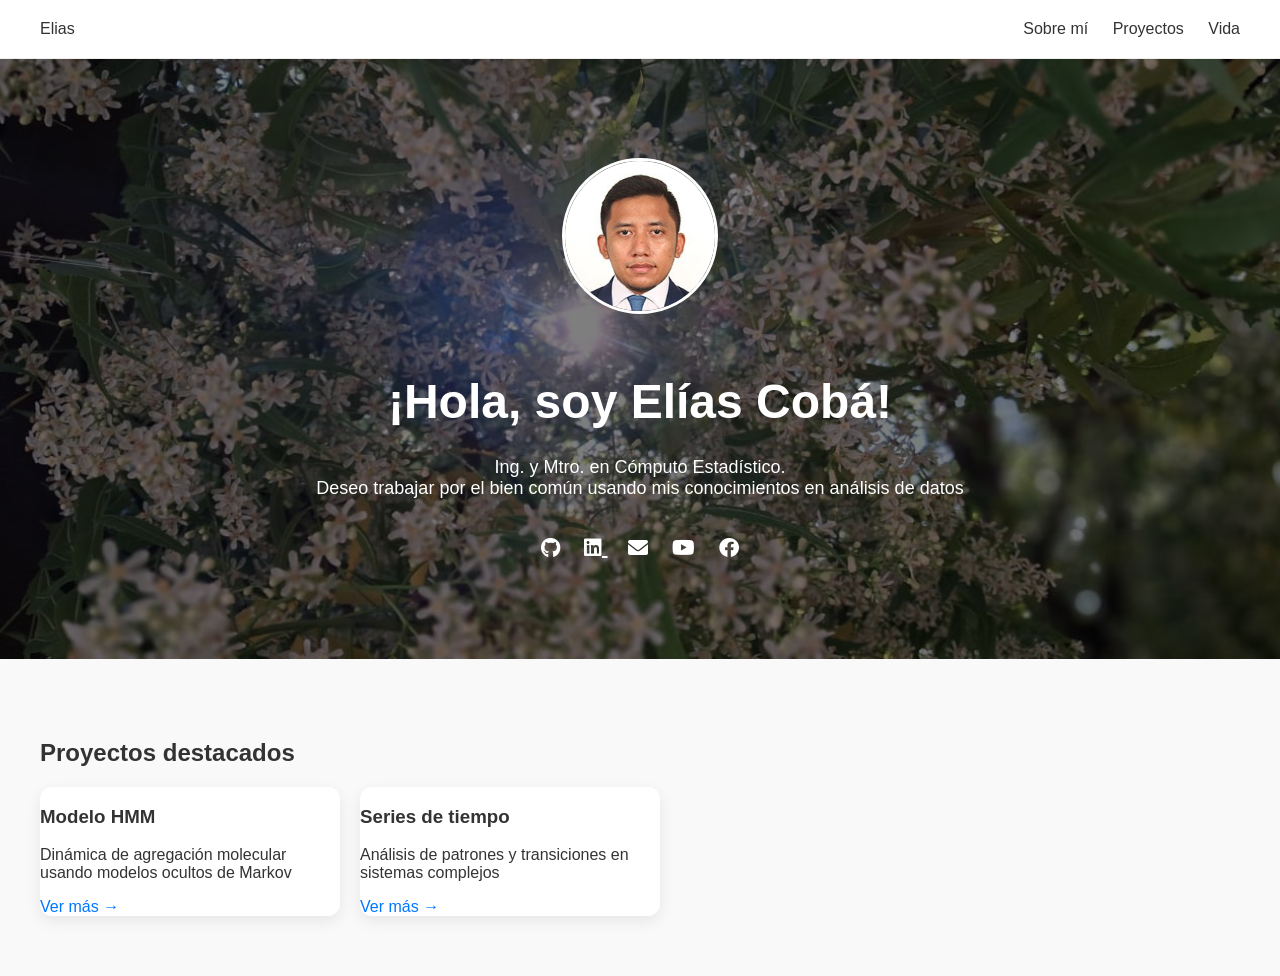
<file: index.html>
<!DOCTYPE html>
<html lang="es">
<head>
    <meta charset="UTF-8">
    <title>Elias | Portafolio</title>
    <link rel="stylesheet" href="css/styles.css">

    <!-- Íconos (Font Awesome) -->
    <link rel="stylesheet" href="https://cdnjs.cloudflare.com/ajax/libs/font-awesome/6.0.0/css/all.min.css">
</head>
<body>

    <!-- 🔝 Navbar -->
    <header class="navbar">
        <div class="logo">Elias</div>
        <nav>
            <a href="about/">Sobre mí</a>
            <a href="proyectos/">Proyectos</a>
            <a href="vida/">Vida</a>
        </nav>
    </header>

    <!-- 🎯 Hero -->
    <section class="hero">
        <img src="assets/mi-foto.jpg" alt="Foto de Elias" class="perfil">
        
        <h1>¡Hola, soy Elías Cobá!</h1>
        <p>Ing. y Mtro. en Cómputo Estadístico. <br> 
        Deseo trabajar por el bien común usando mis conocimientos en análisis de datos </p>

        <div class="social">
            <a href="https://github.com/eacoba" target="_blank"> <i class="fab fa-github"></i></a>
            <a href="https://www.linkedin.com/in/eliascoba" target="_blank"> <i class="fab fa-linkedin"></i> </a>
            <a href="mailto:eliascoba@gmail.com"><i class="fas fa-envelope"></i></a>
            <a href="https://www.youtube.com/@eliascoba00" target="_blank"><i class="fab fa-youtube"></i></a>
            <a href="https://www.facebook.com/elias.coba.315" target="_blank"><i class="fab fa-facebook"></i></a>
        </div>
    </section>

    <!-- ⭐ Proyectos destacados -->
    <section class="featured">
        <h2>Proyectos destacados</h2>

        <div class="cards">
            <div class="card">
                <h3>Modelo HMM</h3>
                <p>Dinámica de agregación molecular usando modelos ocultos de Markov</p>
                <a href="proyectos/datos/proyecto-1/">Ver más →</a>
            </div>

            <div class="card">
                <h3>Series de tiempo</h3>
                <p>Análisis de patrones y transiciones en sistemas complejos</p>
                <a href="#">Ver más →</a>
            </div>
        </div>
    </section>

</body>
</html>
</file>
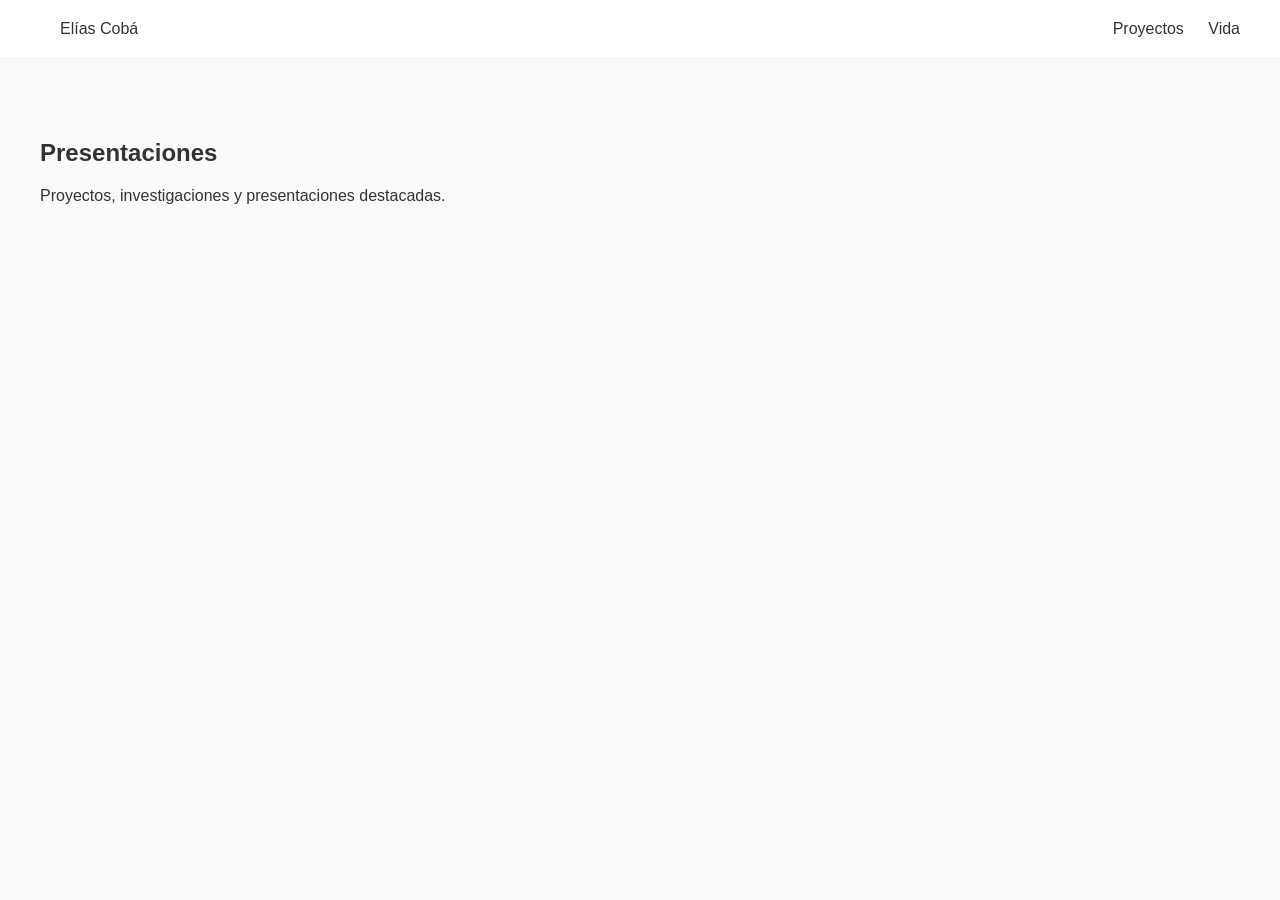
<file: proyectos/index.html>
<!DOCTYPE html>
<html lang="es">
<head>
    <meta charset="UTF-8">
    <title>Presentaciones</title>
    <link rel="stylesheet" href="../css/styles.css">
</head>
<body>

<header class="navbar">

    <div class="logo">
        <a href="../index.html">Elías Cobá</a>
    </div>

    <nav class="menu">
        <a href="../proyectos/">Proyectos</a>
        <a href="../vida/">Vida</a>
    </nav>

</header>

<section class="featured">

    <h1>Presentaciones</h1>
    <p>Proyectos, investigaciones y presentaciones destacadas.</p>

</section>

</body>
</html>
</file>
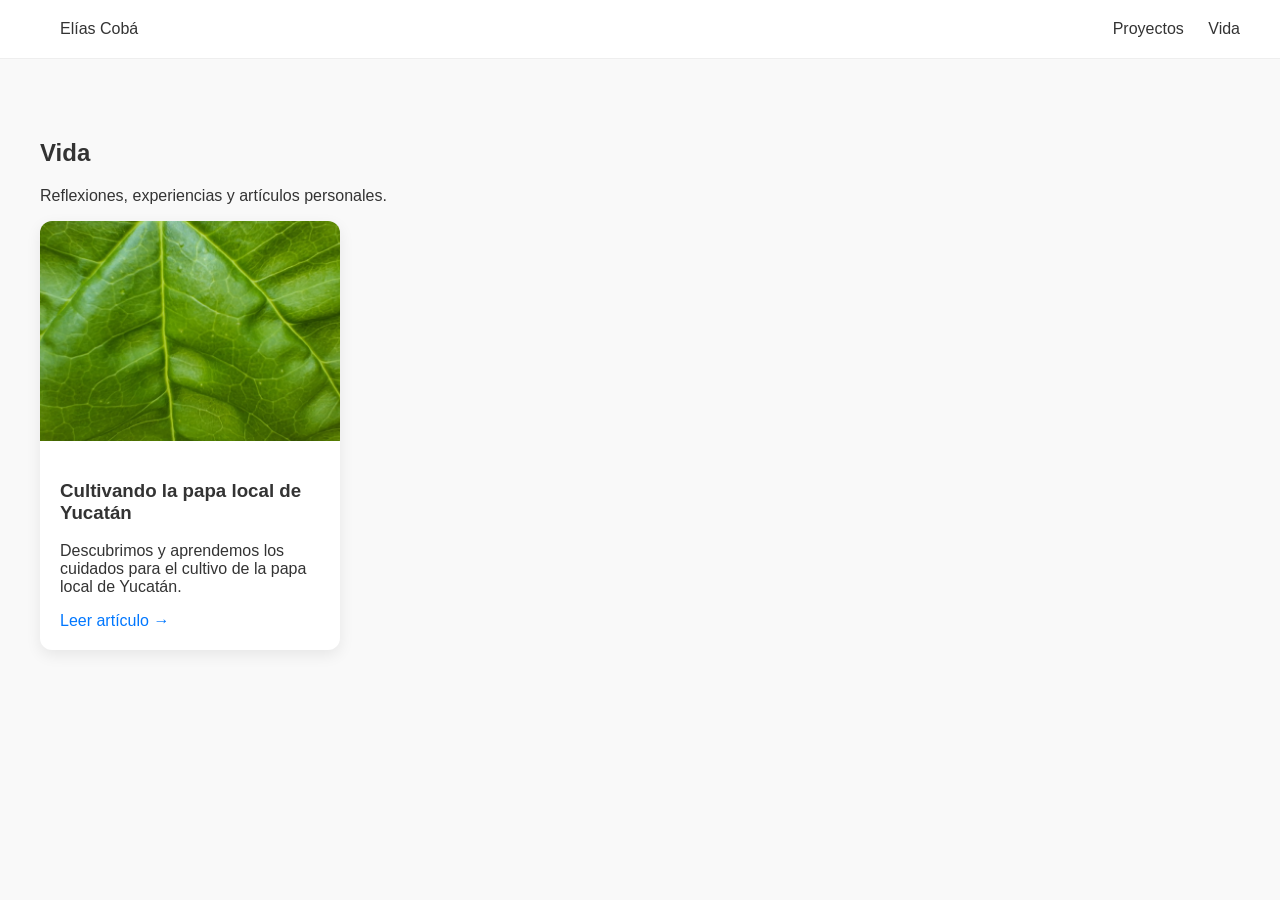
<file: vida/index.html>
<!DOCTYPE html>
<html lang="es">
<head>
    <meta charset="UTF-8">
    <title>Vida</title>
    <link rel="stylesheet" href="../css/styles.css">
</head>
<body>

<header class="navbar">

    <div class="logo">
        <a href="../index.html">Elías Cobá</a>
    </div>

    <nav class="menu">
        <a href="../proyectos/">Proyectos</a>
        <a href="../vida/">Vida</a>
    </nav>

</header>

<section class="featured">

    <h1>Vida</h1>
    <p>Reflexiones, experiencias y artículos personales.</p>

     <div class="card">
    
        <img src="cultivando-la-papa-local-de-yucatan/images/hero.jpg"
             alt="Cultivando la papa local de Yucatán"
             class="card-image">
    
        <div class="card-content">
    
            <h3>Cultivando la papa local de Yucatán</h3>
    
            <p>
                Descubrimos y aprendemos los cuidados
                para el cultivo de la papa local de Yucatán.
            </p>
    
            <a href="cultivando-la-papa-local-de-yucatan/">
                Leer artículo →
            </a>
    
        </div>
    
    </div>

</section>

</body>
</html>
</file>
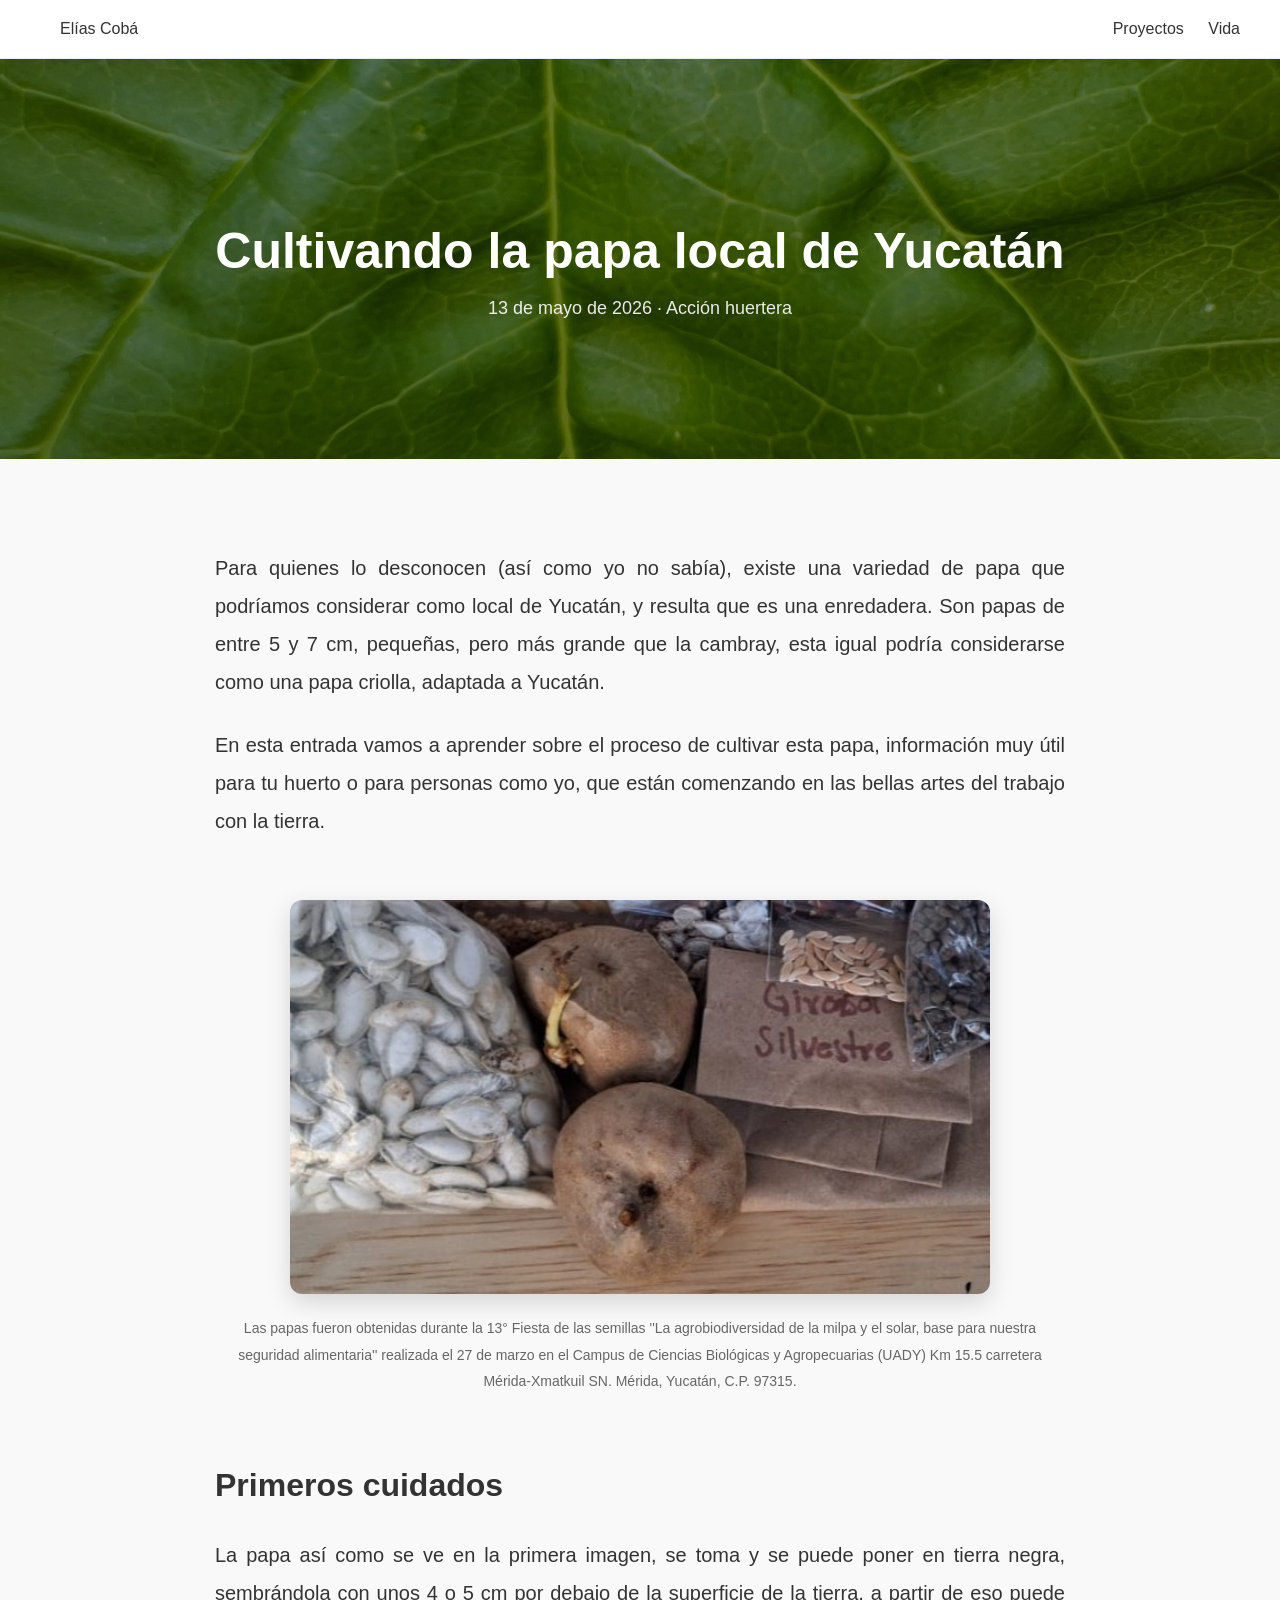
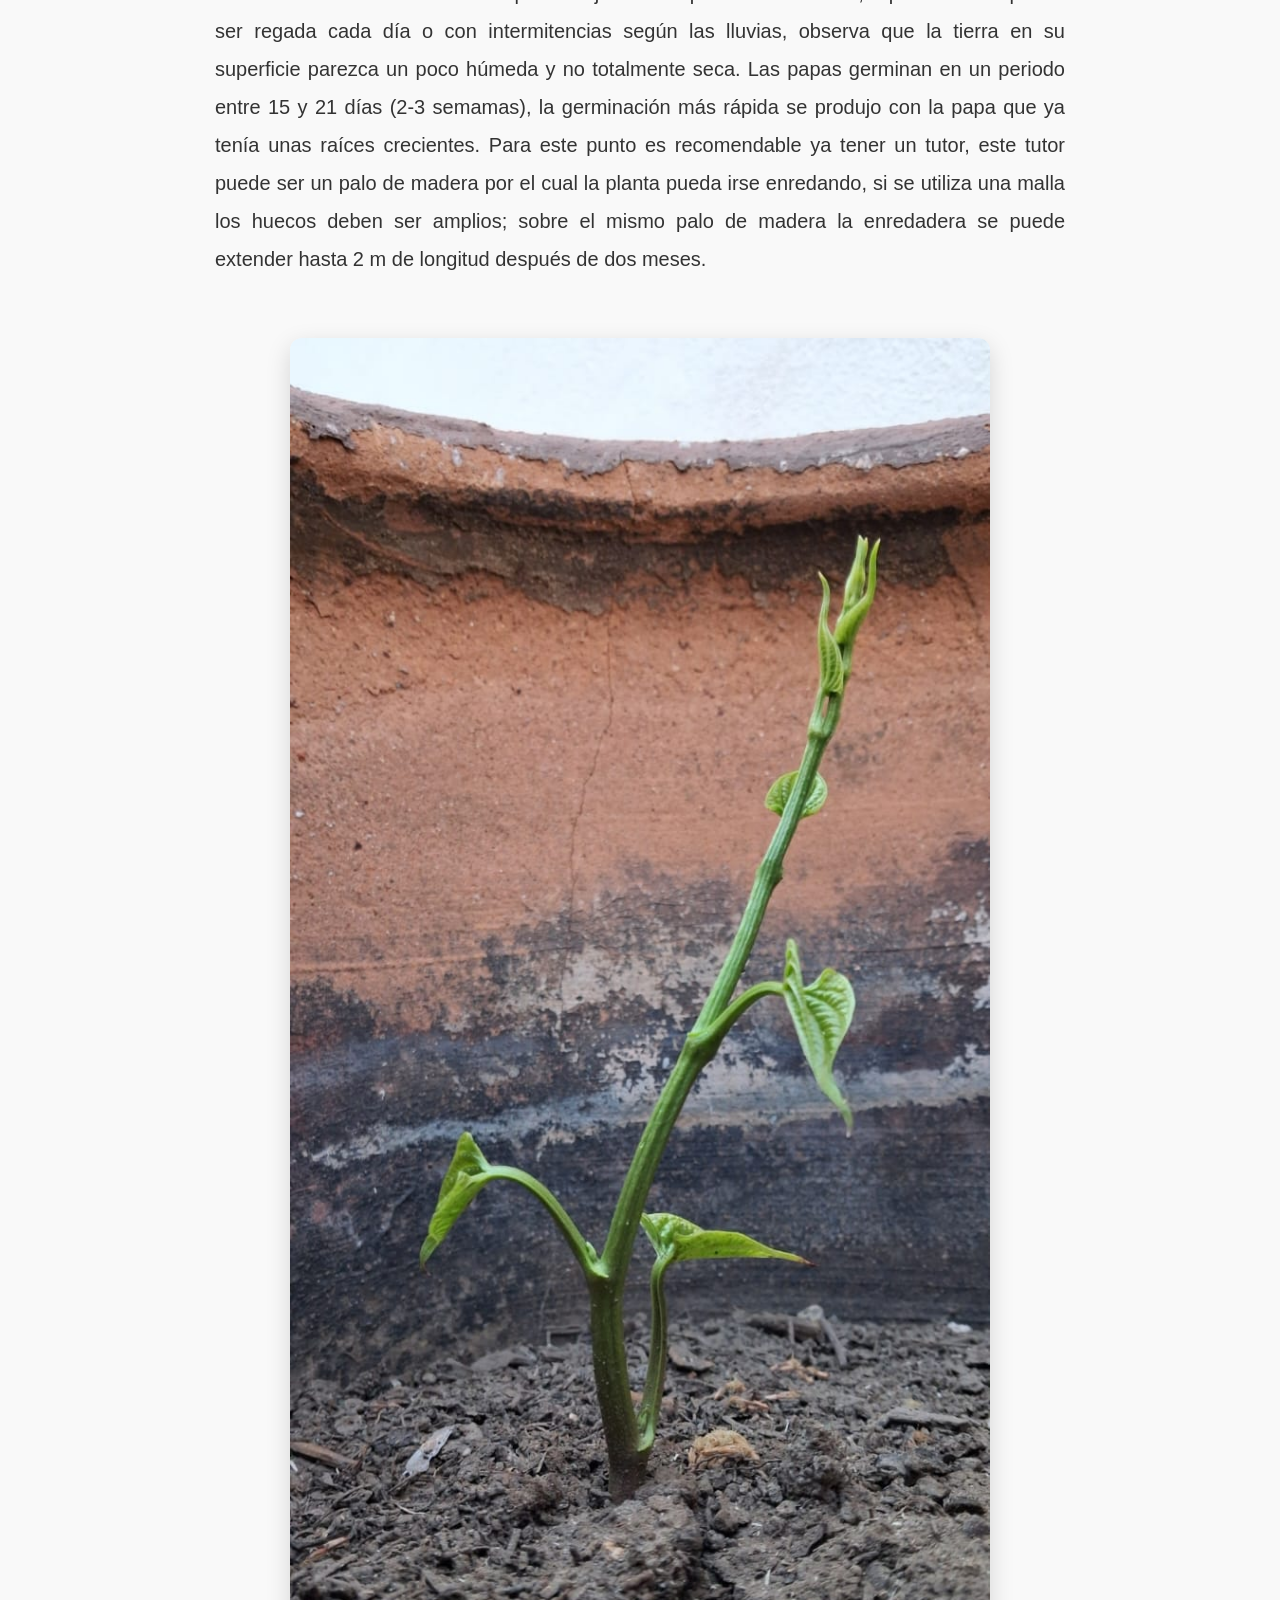
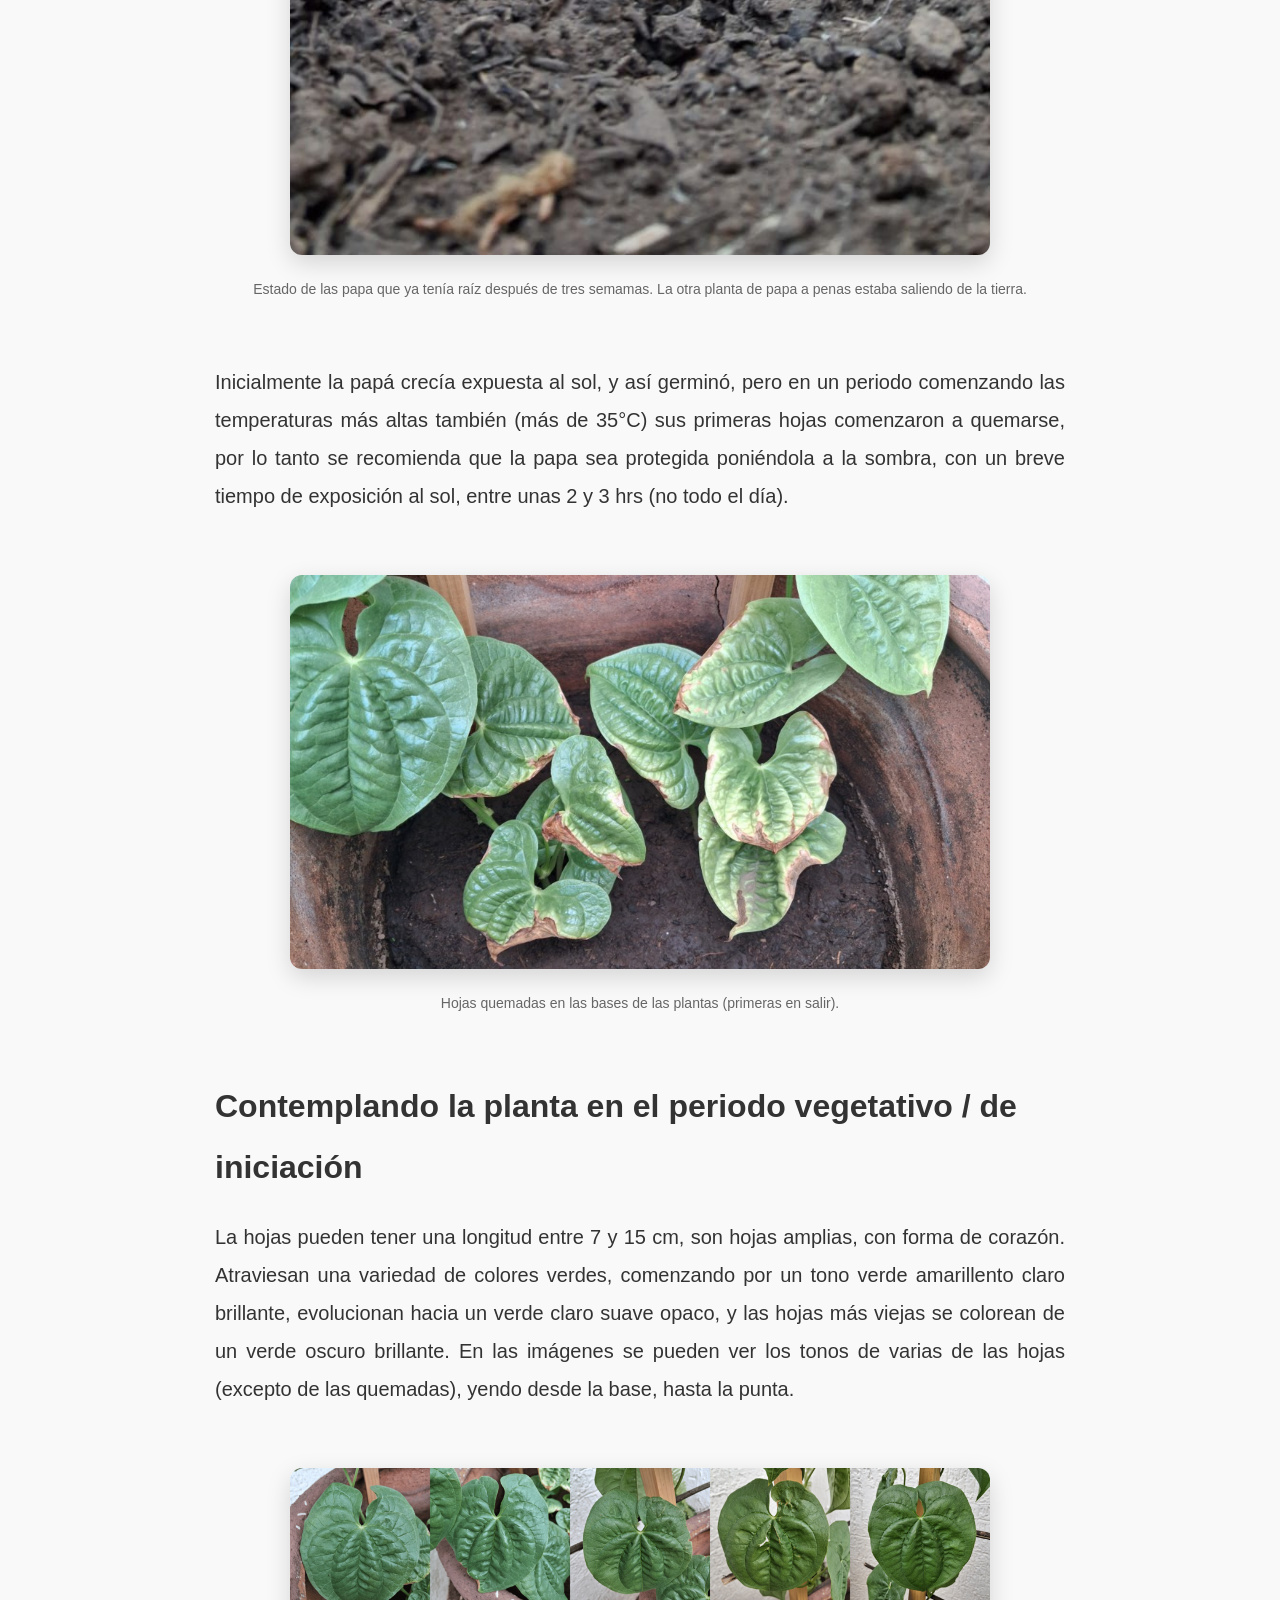
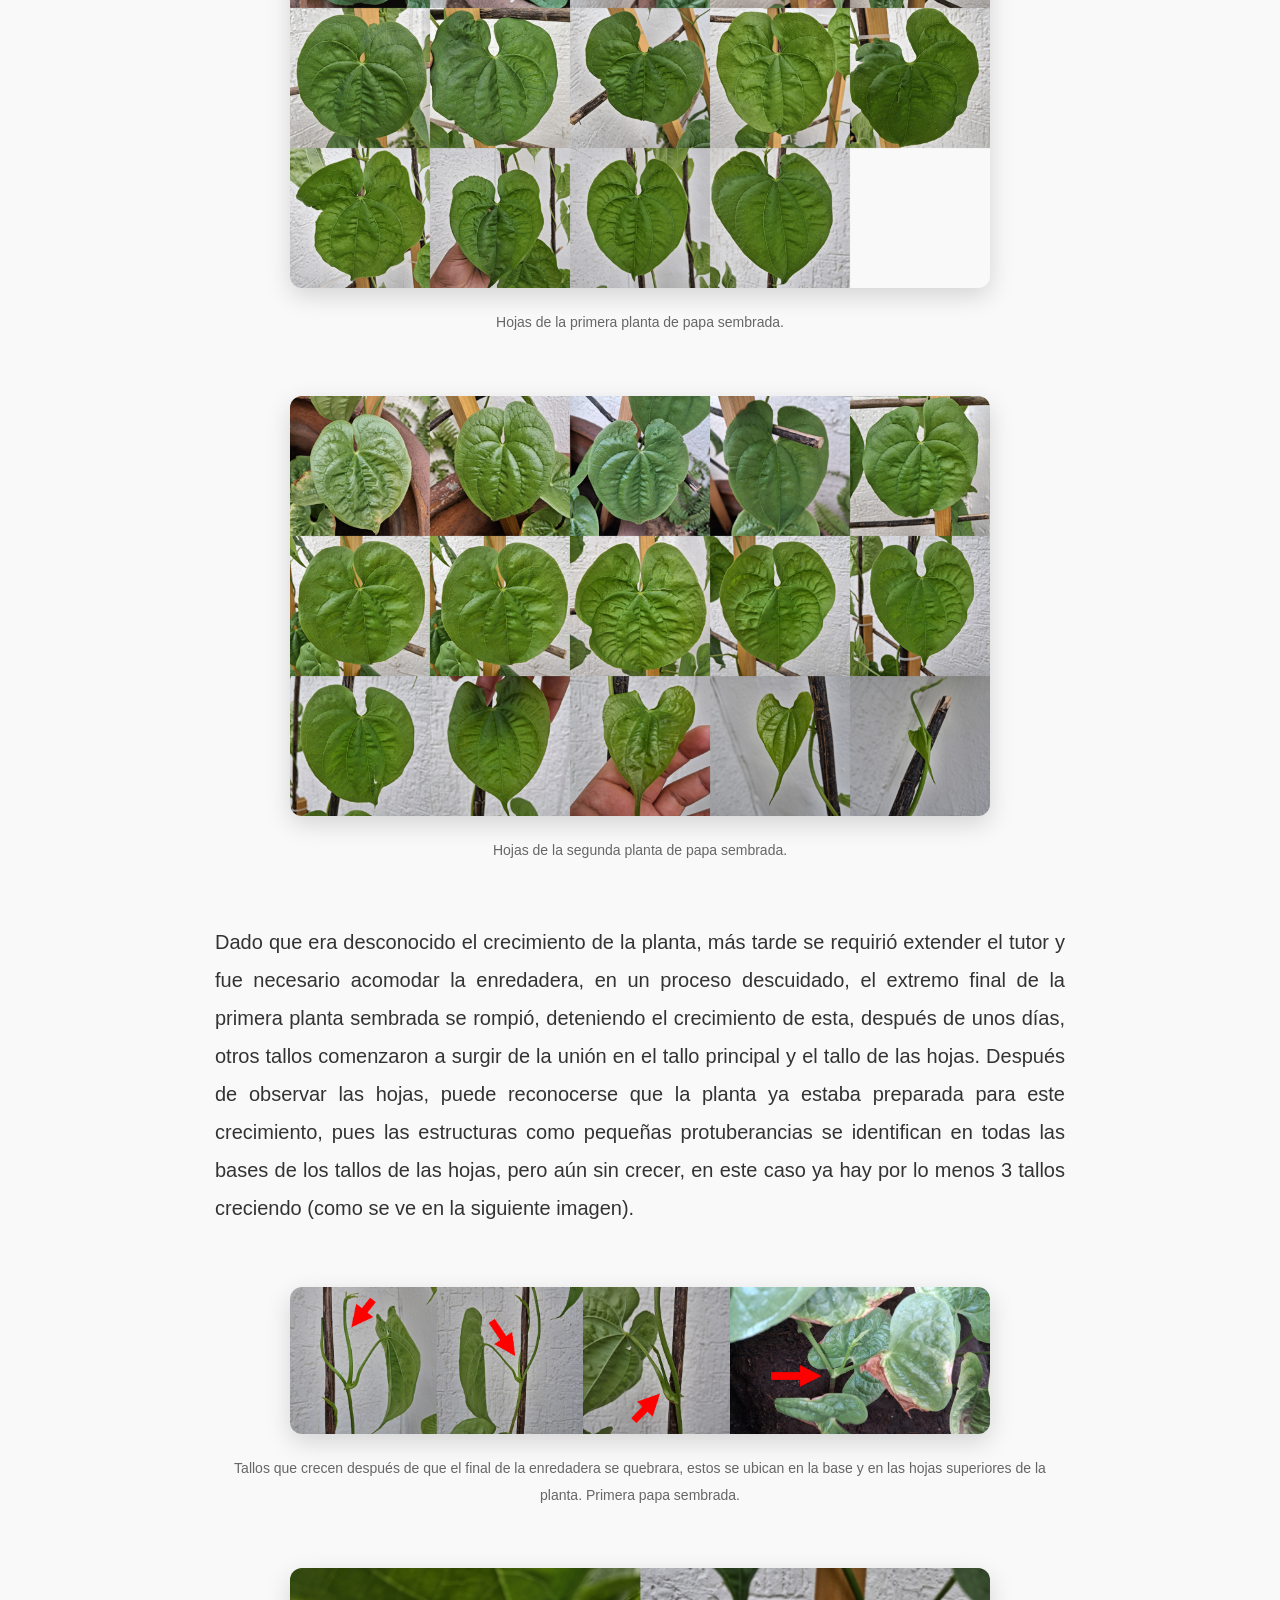
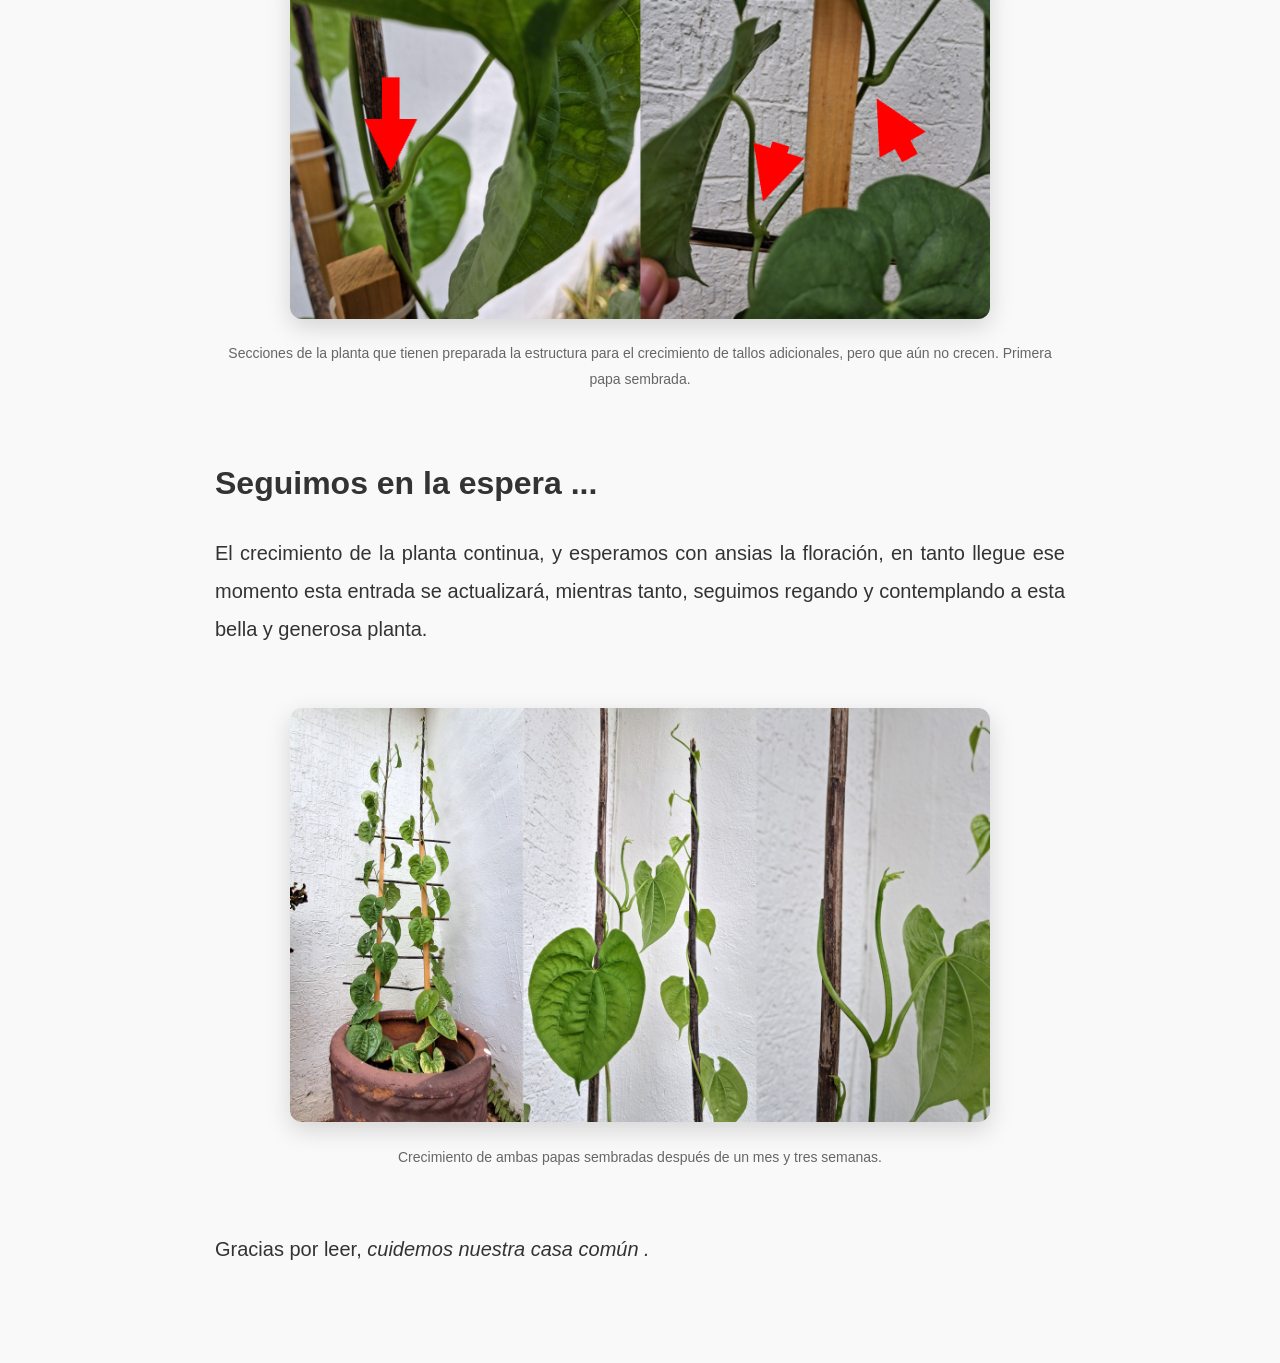
<file: vida/cultivando-la-papa-local-de-yucatan/index.html>
<!DOCTYPE html>
<html lang="es">
<head>
    <meta charset="UTF-8">
    <title>Cultivando la papa local de Yucatán</title>
    <link rel="stylesheet" href="../../css/styles.css">

    <meta name="viewport" content="width=device-width, initial-scale=1.0">
</head>
<body>

<!-- Navbar -->
<header class="navbar">

    <div class="logo">
        <a href="../../index.html">
            Elías Cobá
        </a>
    </div>

    <nav class="menu">
        <a href="../../proyectos/">Proyectos</a>
        <a href="../../vida/">Vida</a>
    </nav>

</header>


<!-- HERO DEL ARTÍCULO -->
<section class="article-hero"
style="background-image: url('images/hero.jpg');">

    <div class="hero-overlay"></div>

    <div class="hero-content">
        <h1>Cultivando la papa local de Yucatán</h1>

        <p class="article-meta">
            13 de mayo de 2026 · Acción huertera
        </p>
    </div>

</section>


<!-- CONTENIDO -->
<article class="blog-post">

    <section>

        <p>
            Para quienes lo desconocen (así como yo no sabía), existe una variedad
            de papa que podríamos considerar como local de Yucatán, y resulta que es
            una enredadera. Son papas de entre 5 y 7 cm, pequeñas, pero más grande que
            la cambray, esta igual podría considerarse como una papa criolla, adaptada 
            a Yucatán. 
        </p>

        <p>
            En esta entrada vamos a aprender sobre el proceso de cultivar esta papa,
            información muy útil para tu huerto o para personas como yo, que están
            comenzando en las bellas artes del trabajo con la tierra.
        </p>

    <!-- IMAGEN -->
    <figure class="article-image">
        <img src="images/lapapalocal.jpeg"
             alt="Descripción imagen">
        <figcaption>
            Las papas fueron obtenidas durante la
            13° Fiesta de las semillas ''La agrobiodiversidad de la milpa y el solar, 
            base para nuestra seguridad alimentaria'' realizada el 27 de marzo en el 
            Campus de Ciencias Biológicas y Agropecuarias (UADY) Km 15.5 carretera Mérida-Xmatkuil SN. 
            Mérida, Yucatán, C.P. 97315.
        </figcaption>
    </figure>
        
    </section>

    <section>

        <h2>Primeros cuidados</h2>

        <p>
            La papa así como se ve en la primera imagen, se toma y se puede poner en tierra negra, 
            sembrándola con unos 4 o 5 cm por debajo de la superficie de la tierra, a partir de eso 
            puede ser regada cada día o con intermitencias según las lluvias,
            observa que la tierra en su superficie parezca un poco húmeda y no totalmente seca.
            Las papas germinan en un periodo entre 15 y 21 días (2-3 semamas), la germinación
            más rápida se produjo con la papa que ya tenía unas raíces crecientes. Para este punto
            es recomendable ya tener un tutor, este tutor puede ser un palo de madera por el cual
            la planta pueda irse enredando, si se utiliza una malla los huecos deben ser amplios;
            sobre el mismo palo de madera la enredadera se puede extender hasta 2 m de longitud después de
            dos meses.
            
        </p>

    <figure class="article-image">
        <img src="images/papagerminando.jpeg"
             alt="Descripción imagen">
        <figcaption>
            Estado de las papa que ya tenía raíz después de tres semamas. La otra planta de papa 
            a penas estaba saliendo de la tierra.
        </figcaption>
    </figure>   

        <p>
            Inicialmente la papá crecía expuesta al sol, y así germinó, pero en un periodo comenzando 
            las temperaturas más altas también (más de 35°C) sus primeras hojas comenzaron a quemarse,
            por lo tanto se recomienda que la papa sea protegida poniéndola a la sombra, con un
            breve tiempo de exposición al sol, entre unas 2 y 3 hrs (no todo el día). 
        <p>
        
    <figure class="article-image">
        <img src="images/enredadera-quemada.jpg"
             alt="Descripción imagen">
        <figcaption>
            Hojas quemadas en las bases de las plantas (primeras en salir).
        </figcaption>
    </figure>

    </section>
        
    <!-- NUEVA SECCIÓN -->
    <section>

        <h2> Contemplando la planta en el periodo vegetativo / de iniciación </h2>
        
        <p>
            La hojas pueden tener una longitud entre 7 y 15 cm, son hojas amplias,
            con forma de corazón. Atraviesan una variedad de colores verdes, comenzando
            por un tono verde amarillento claro brillante, evolucionan hacia un verde claro suave opaco, y 
            las hojas más viejas se colorean de un verde oscuro brillante. En las imágenes se pueden
            ver los tonos de varias de las hojas (excepto de las quemadas), yendo desde la base,
            hasta la punta.
        </p>

    <figure class="article-image">
        <img src="images/papa1enredadera-compressed.png"
             alt="Descripción imagen">
        <figcaption>
            Hojas de la primera planta de papa sembrada.
        </figcaption>
    </figure>

    <figure class="article-image">
        <img src="images/papa2enredadera-compressed.png"
             alt="Descripción imagen">
        <figcaption>
            Hojas de la segunda planta de papa sembrada.
        </figcaption>
    </figure>
        
        <p>
            Dado que era desconocido el crecimiento de la planta, más tarde se requirió extender el tutor y
            fue necesario acomodar la enredadera, en un proceso descuidado, el extremo final de la primera 
            planta sembrada se rompió, deteniendo el crecimiento de esta, después de unos días, 
            otros tallos comenzaron a surgir de la unión en el tallo principal y el tallo de las hojas. 
            Después de observar las hojas, puede reconocerse que la planta ya estaba preparada 
            para este crecimiento, pues las estructuras como pequeñas protuberancias se identifican 
            en todas las bases de los tallos de las hojas, pero aún sin crecer, 
            en este caso ya hay por lo menos 3 tallos creciendo (como se ve en la siguiente imagen).
        </p>

    
    
    <figure class="article-image">
        <img src="images/tallos-creciendo.png"
             alt="Descripción imagen">
        <figcaption>
            Tallos que crecen después de que el final de la enredadera se quebrara,
            estos se ubican en la base y en las hojas superiores de la planta.
            Primera papa sembrada.
        </figcaption>
    </figure>

    <figure class="article-image">
        <img src="images/tallos-preparados-para-crecer.png"
             alt="Descripción imagen">
        <figcaption>
            Secciones de la planta que tienen preparada la estructura para el crecimiento
            de tallos adicionales, pero que aún no crecen. Primera papa sembrada.
        </figcaption>
    </figure>
        
    </section>


    <!-- OTRA IMAGEN -->

    <section>

        <h2>Seguimos en la espera ...</h2>

        <p>
            El crecimiento de la planta continua, y esperamos con ansias la floración, en tanto 
            llegue ese momento esta entrada se actualizará, mientras tanto, seguimos regando
            y contemplando a esta bella y generosa planta.
        </p>
    
    <figure class="article-image">
        <img src="images/enredadera-papa.png"
             alt="Descripción imagen">
        <figcaption>
            Crecimiento de ambas papas sembradas después de un mes y tres semanas.
        </figcaption>
    </figure>
    
        <p>
            Gracias por leer, <i> cuidemos nuestra casa común <i>.
        </p>
        
    </section>

</article>

</body>
</html>
</file>
<file: css/styles.css>
body {
    margin: 0;
    font-family: 'Segoe UI', sans-serif;
    background: #f9f9f9;
    color: #333;
}

/* 🔝 Navbar */
.navbar {
    display: flex;
    justify-content: space-between;
    padding: 20px 40px;
    background: white;
    border-bottom: 1px solid #eee;
}

.navbar a {
    text-decoration: none;
    margin-left: 20px;
    color: #333;
}

.navbar a:hover {
    color: #0077ff;
}

/* 🎯 Hero */
.hero {
    text-align: center;
    padding: 100px 20px;
}

.hero h1 {
    font-size: 48px;
    margin-bottom: 10px;
}

.hero p {
    color: white;
    font-size: 18px;
}

/* Redes */
.social {
    margin-top: 20px;
}

.social a {
    margin: 0 10px;
    font-size: 20px;
    color: white;;
}

.social a:hover {
    color: #0077ff;
}

/* ⭐ Proyectos */
.featured {
    padding: 60px 40px;
}

.cards {
    display: flex;
    gap: 20px;
    flex-wrap: wrap;
}

.card {
    background: white;
    border-radius: 12px;
    width: 300px;

    overflow: hidden;

    box-shadow: 0 5px 15px rgba(0,0,0,0.08);

    transition: transform 0.25s ease;
}

.card:hover {
    transform: translateY(-5px);
}

.card-content {
    padding: 20px;
}

.card-image {
    width: 100%;
    height: 220px;

    object-fit: cover;

    display: block;
}

.card a {
    text-decoration: none;
    color: #0077ff;
}

.hero {
    position: relative;
    height: 400px;
    display: flex;
    flex-direction: column;
    justify-content: center;
    align-items: center;

    color: white;
    text-align: center;

    background-image: url("../assets/fondo-hero.jpeg");
    background-size: cover;
    background-position: center;
}

.hero::before {
    content: "";
    position: absolute;
    inset: 0;
    background: rgba(0,0,0,0.5);
}

.hero * {
    position: relative;
}

.perfil {
    width: 150px;
    height: 150px;
    border-radius: 50%;
    object-fit: cover;
}

.perfil {
    width: 150px;
    height: 150px;
    border-radius: 50%;   /* 🔥 esto la hace redonda */
    object-fit: cover;    /* evita que se deforme */
    margin-bottom: 20px;
    border: 3px solid white; /* opcional: borde elegante */
}

.perfil:hover {
    transform: scale(1.05);
    transition: 0.3s;
}

.logo a {
    text-decoration: none;
    color: inherit;
}

.menu a {
    margin-left: 20px;
    text-decoration: none;
}

.blog-post {
    max-width: 850px;
    margin: auto;
    padding: 60px 20px;
    line-height: 1.8;
    font-size: 18px;
}

/* HERO DEL ARTÍCULO */
.article-hero {
    position: relative;
    height: 400px;

    background-size: cover;
    background-position: center;

    display: flex;
    justify-content: center;
    align-items: center;

    text-align: center;
    color: white;
}

/* Oscurece el fondo */
.hero-overlay {
    position: absolute;
    inset: 0;
    background: rgba(0,0,0,0.45);
}

.hero-content {
    position: relative;
    z-index: 2;
}

.article-hero h1 {
    font-size: 50px;
    margin-bottom: 10px;
}

.article-meta {
    font-size: 18px;
    opacity: 0.9;
}

/* CONTENIDO DEL BLOG */
.blog-post {
    max-width: 850px;
    margin: auto;
    padding: 70px 25px;

    line-height: 1.9;
}

/* PÁRRAFOS */
.blog-post p {
    text-align: justify;
    font-size: 20px;
    margin-bottom: 25px;
}

/* SUBTÍTULOS */
.blog-post h2 {
    margin-top: 60px;
    margin-bottom: 20px;
    font-size: 32px;
}

/* IMÁGENES */
.article-image {
    text-align: center;
    margin: 60px 0;
}

.article-image img {
    width: 100%;
    max-width: 700px;

    border-radius: 12px;

    box-shadow: 0 8px 25px rgba(0,0,0,0.15);
}

.article-image figcaption {
    margin-top: 10px;
    color: #666;
    font-size: 14px;
}
</file>
